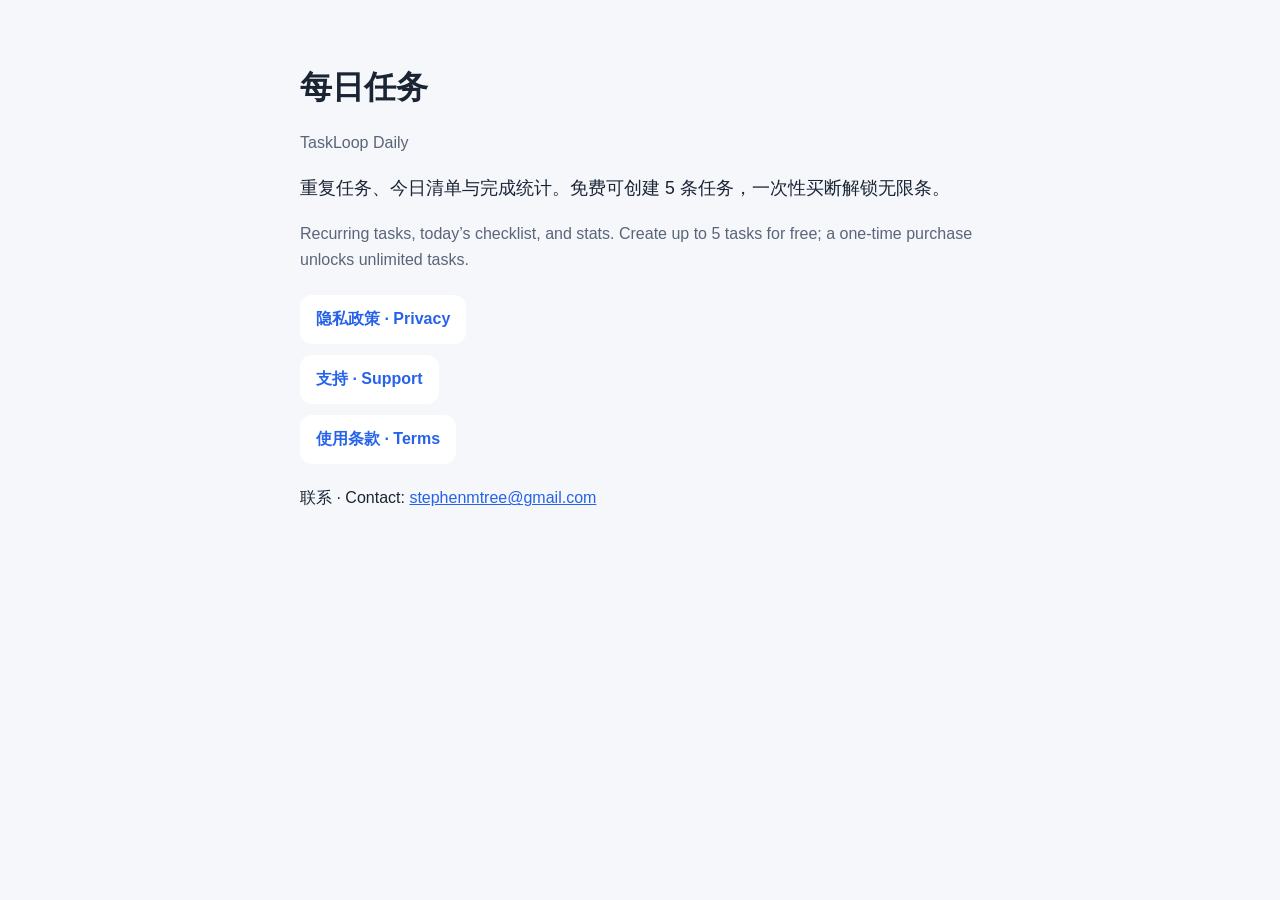
<file: index.html>
<!DOCTYPE html>
<html lang="zh-Hans">
<head>
  <meta charset="utf-8" />
  <meta name="viewport" content="width=device-width, initial-scale=1" />
  <title>每日任务 TaskLoop Daily</title>
  <link rel="stylesheet" href="style.css" />
</head>
<body>
  <main class="wrap">
    <h1>每日任务</h1>
    <p class="en">TaskLoop Daily</p>
    <p class="lead">重复任务、今日清单与完成统计。免费可创建 5 条任务，一次性买断解锁无限条。</p>
    <p class="en">Recurring tasks, today’s checklist, and stats. Create up to 5 tasks for free; a one-time purchase unlocks unlimited tasks.</p>
    <ul class="links">
      <li><a href="privacy/">隐私政策 · Privacy</a></li>
      <li><a href="support/">支持 · Support</a></li>
      <li><a href="terms/">使用条款 · Terms</a></li>
    </ul>
    <p>联系 · Contact: <a href="mailto:stephenmtree@gmail.com">stephenmtree@gmail.com</a></p>
  </main>
</body>
</html>
</file>
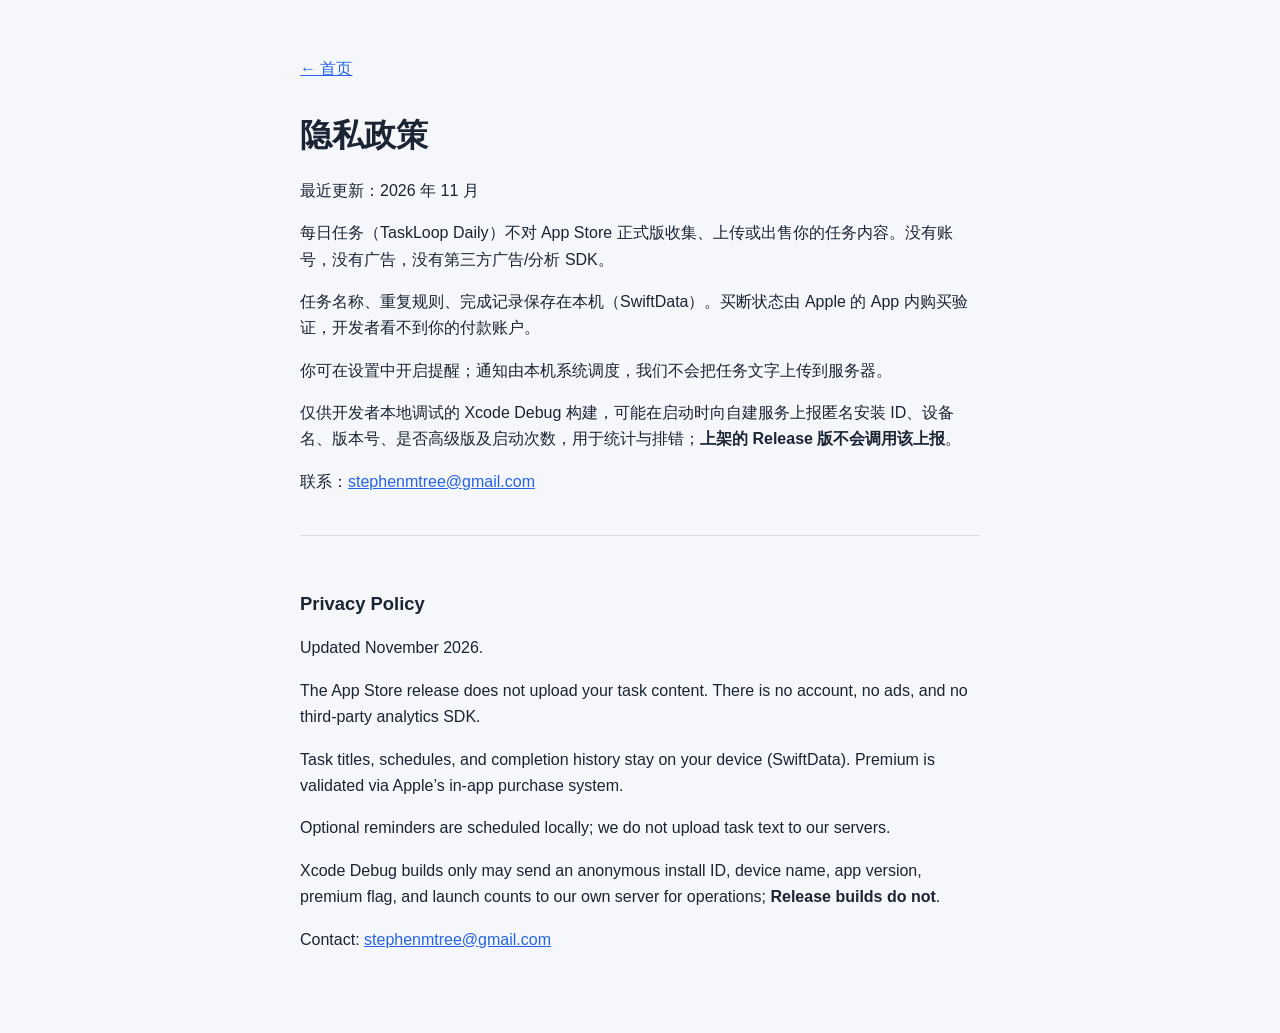
<file: privacy/index.html>
<!DOCTYPE html>
<html lang="zh-Hans">
<head>
  <meta charset="utf-8" />
  <meta name="viewport" content="width=device-width, initial-scale=1" />
  <title>隐私政策 · TaskLoop Daily</title>
  <link rel="stylesheet" href="../style.css" />
</head>
<body>
  <main class="wrap">
    <p><a href="../">← 首页</a></p>
    <article>
      <h1>隐私政策</h1>
      <p>最近更新：2026 年 11 月</p>
      <p>每日任务（TaskLoop Daily）不对 App Store 正式版收集、上传或出售你的任务内容。没有账号，没有广告，没有第三方广告/分析 SDK。</p>
      <p>任务名称、重复规则、完成记录保存在本机（SwiftData）。买断状态由 Apple 的 App 内购买验证，开发者看不到你的付款账户。</p>
      <p>你可在设置中开启提醒；通知由本机系统调度，我们不会把任务文字上传到服务器。</p>
      <p>仅供开发者本地调试的 Xcode Debug 构建，可能在启动时向自建服务上报匿名安装 ID、设备名、版本号、是否高级版及启动次数，用于统计与排错；<strong>上架的 Release 版不会调用该上报</strong>。</p>
      <p>联系：<a href="mailto:stephenmtree@gmail.com">stephenmtree@gmail.com</a></p>
      <div class="lang">
        <h2>Privacy Policy</h2>
        <p>Updated November 2026.</p>
        <p>The App Store release does not upload your task content. There is no account, no ads, and no third-party analytics SDK.</p>
        <p>Task titles, schedules, and completion history stay on your device (SwiftData). Premium is validated via Apple’s in-app purchase system.</p>
        <p>Optional reminders are scheduled locally; we do not upload task text to our servers.</p>
        <p>Xcode Debug builds only may send an anonymous install ID, device name, app version, premium flag, and launch counts to our own server for operations; <strong>Release builds do not</strong>.</p>
        <p>Contact: <a href="mailto:stephenmtree@gmail.com">stephenmtree@gmail.com</a></p>
      </div>
    </article>
  </main>
</body>
</html>
</file>
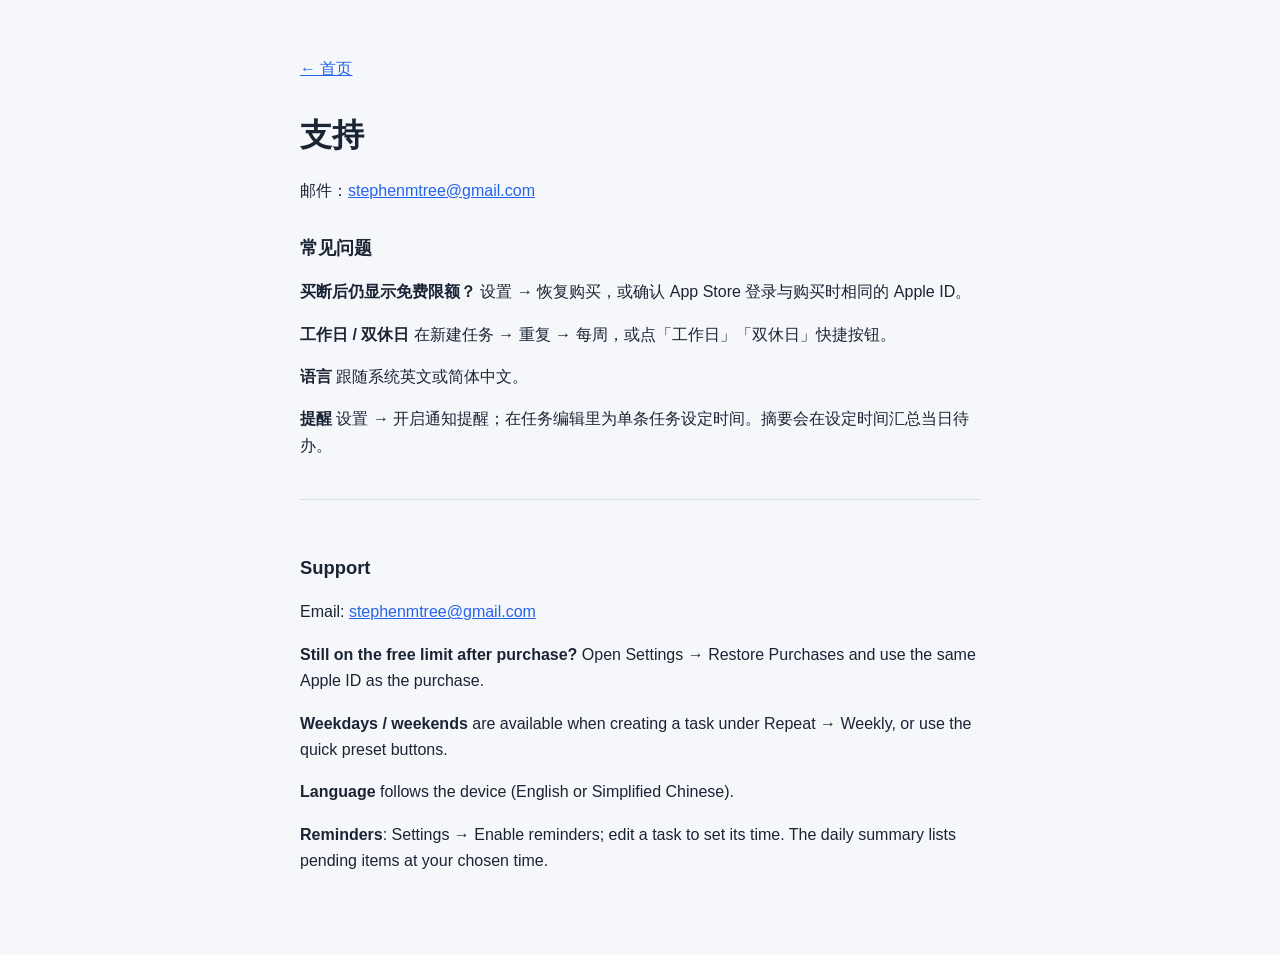
<file: support/index.html>
<!DOCTYPE html>
<html lang="zh-Hans">
<head>
  <meta charset="utf-8" />
  <meta name="viewport" content="width=device-width, initial-scale=1" />
  <title>支持 · TaskLoop Daily</title>
  <link rel="stylesheet" href="../style.css" />
</head>
<body>
  <main class="wrap">
    <p><a href="../">← 首页</a></p>
    <article>
      <h1>支持</h1>
      <p>邮件：<a href="mailto:stephenmtree@gmail.com">stephenmtree@gmail.com</a></p>
      <h2>常见问题</h2>
      <p><strong>买断后仍显示免费限额？</strong> 设置 → 恢复购买，或确认 App Store 登录与购买时相同的 Apple ID。</p>
      <p><strong>工作日 / 双休日</strong> 在新建任务 → 重复 → 每周，或点「工作日」「双休日」快捷按钮。</p>
      <p><strong>语言</strong> 跟随系统英文或简体中文。</p>
      <p><strong>提醒</strong> 设置 → 开启通知提醒；在任务编辑里为单条任务设定时间。摘要会在设定时间汇总当日待办。</p>
      <div class="lang">
        <h2>Support</h2>
        <p>Email: <a href="mailto:stephenmtree@gmail.com">stephenmtree@gmail.com</a></p>
        <p><strong>Still on the free limit after purchase?</strong> Open Settings → Restore Purchases and use the same Apple ID as the purchase.</p>
        <p><strong>Weekdays / weekends</strong> are available when creating a task under Repeat → Weekly, or use the quick preset buttons.</p>
        <p><strong>Language</strong> follows the device (English or Simplified Chinese).</p>
        <p><strong>Reminders</strong>: Settings → Enable reminders; edit a task to set its time. The daily summary lists pending items at your chosen time.</p>
      </div>
    </article>
  </main>
</body>
</html>
</file>
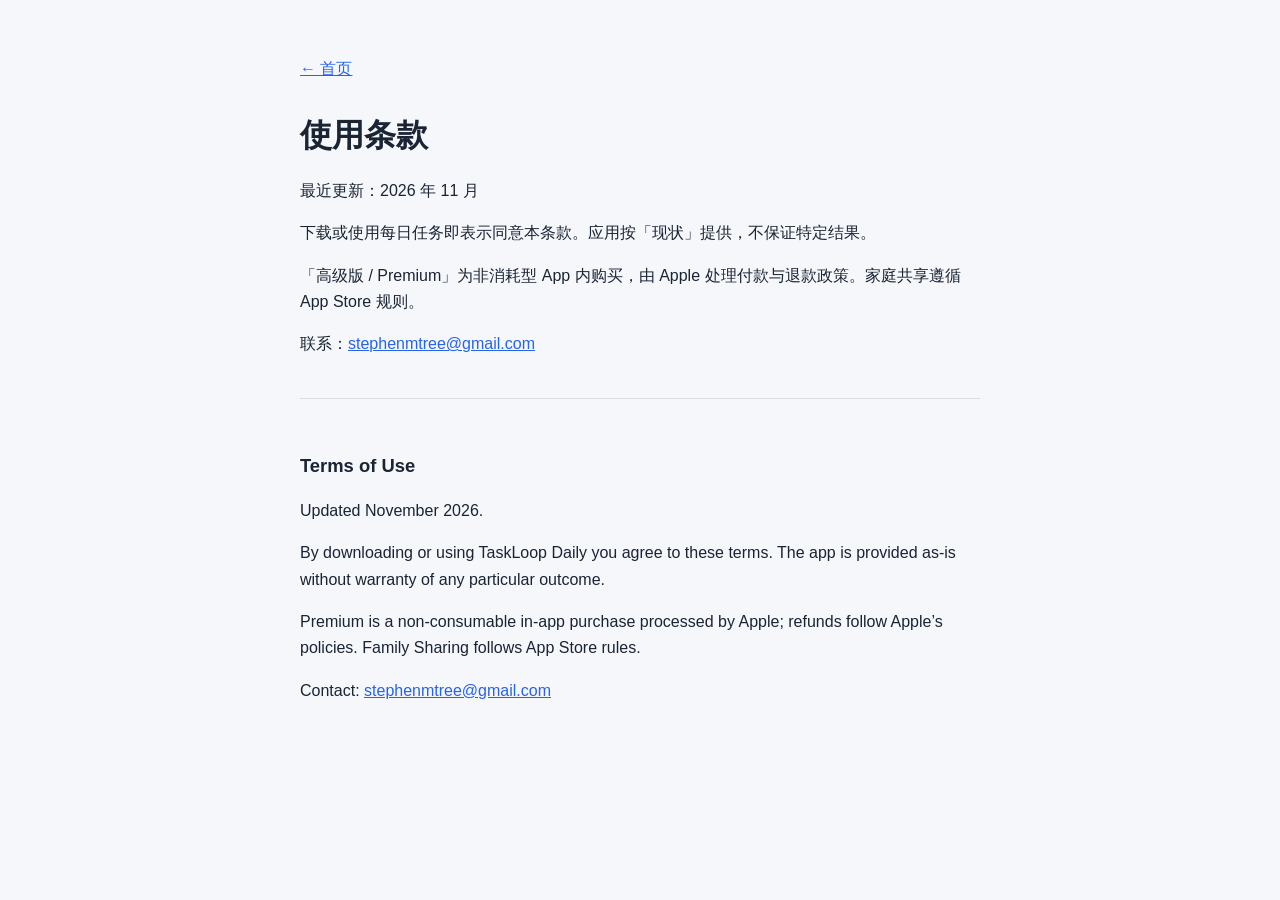
<file: terms/index.html>
<!DOCTYPE html>
<html lang="zh-Hans">
<head>
  <meta charset="utf-8" />
  <meta name="viewport" content="width=device-width, initial-scale=1" />
  <title>使用条款 · TaskLoop Daily</title>
  <link rel="stylesheet" href="../style.css" />
</head>
<body>
  <main class="wrap">
    <p><a href="../">← 首页</a></p>
    <article>
      <h1>使用条款</h1>
      <p>最近更新：2026 年 11 月</p>
      <p>下载或使用每日任务即表示同意本条款。应用按「现状」提供，不保证特定结果。</p>
      <p>「高级版 / Premium」为非消耗型 App 内购买，由 Apple 处理付款与退款政策。家庭共享遵循 App Store 规则。</p>
      <p>联系：<a href="mailto:stephenmtree@gmail.com">stephenmtree@gmail.com</a></p>
      <div class="lang">
        <h2>Terms of Use</h2>
        <p>Updated November 2026.</p>
        <p>By downloading or using TaskLoop Daily you agree to these terms. The app is provided as-is without warranty of any particular outcome.</p>
        <p>Premium is a non-consumable in-app purchase processed by Apple; refunds follow Apple’s policies. Family Sharing follows App Store rules.</p>
        <p>Contact: <a href="mailto:stephenmtree@gmail.com">stephenmtree@gmail.com</a></p>
      </div>
    </article>
  </main>
</body>
</html>
</file>
<file: style.css>
:root {
  --bg: #f5f7fb;
  --text: #1a2433;
  --accent: #2663ea;
  --card: #ffffff;
}
* { box-sizing: border-box; }
body {
  margin: 0;
  font-family: -apple-system, BlinkMacSystemFont, "PingFang SC", "Helvetica Neue", sans-serif;
  background: var(--bg);
  color: var(--text);
  line-height: 1.65;
}
.wrap { max-width: 720px; margin: 0 auto; padding: 2.5rem 1.25rem 4rem; }
h1 { font-size: 2rem; margin-bottom: 0.4rem; }
.en { color: #5a6578; font-weight: 500; }
.lead { font-size: 1.1rem; }
.links { list-style: none; padding: 0; }
.links a {
  display: inline-block;
  margin: 0.35rem 0.5rem 0.35rem 0;
  padding: 0.7rem 1rem;
  background: var(--card);
  border-radius: 12px;
  text-decoration: none;
  color: var(--accent);
  font-weight: 600;
}
article h2 { margin-top: 1.8rem; font-size: 1.15rem; }
a { color: var(--accent); }
.lang { margin-top: 2.5rem; padding-top: 1.5rem; border-top: 1px solid rgba(26, 36, 51, 0.12); }
</file>
